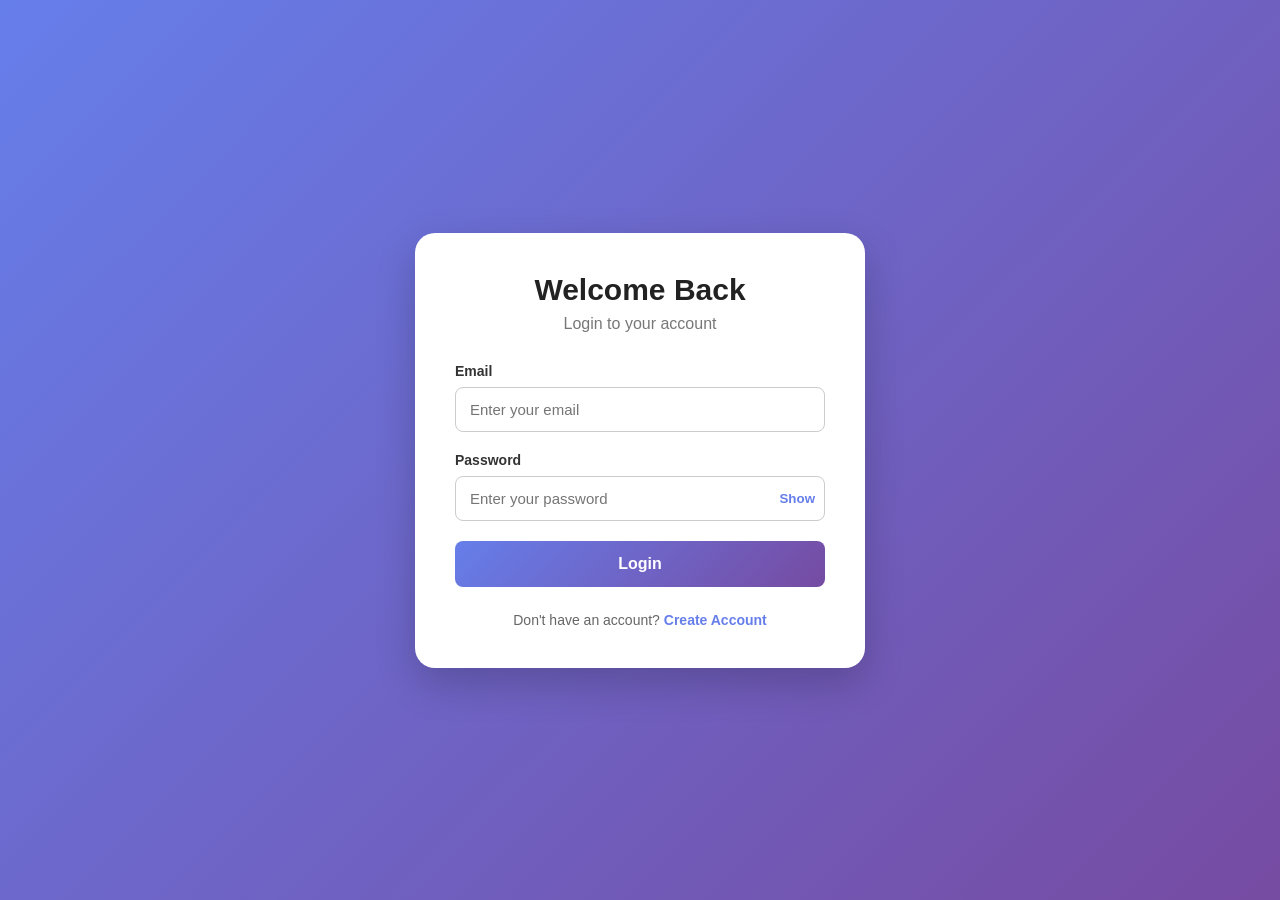
<file: week-1/index.html>
<!DOCTYPE html>
<html lang="en">
<head>
    <meta charset="UTF-8">
    <meta name="viewport" content="width=device-width, initial-scale=1.0">
    <title>Login</title>

    <link rel="stylesheet" href="style.css">
</head>

<body>

    <div class="container">

        <div class="form-box">

            <h1>Welcome Back</h1>
            <p class="subtitle">Login to your account</p>

            <form id="loginForm">

                <!-- Email -->
                <div class="input-group">
                    <label for="loginEmail">Email</label>
                    <input
                        type="email"
                        id="loginEmail"
                        placeholder="Enter your email"
                    >
                    <small id="loginEmailError"></small>
                </div>

                <!-- Password -->
                <div class="input-group">
                    <label for="loginPassword">Password</label>

                    <div class="password-box">
                        <input
                            type="password"
                            id="loginPassword"
                            placeholder="Enter your password"
                        >

                        <button
                            type="button"
                            class="show-btn"
                            onclick="togglePassword('loginPassword', this)"
                        >
                            Show
                        </button>
                    </div>

                    <small id="loginPasswordError"></small>
                </div>

                <!-- Login Button -->
                <button type="submit" class="main-btn">
                    Login
                </button>

            </form>

            <p class="switch-text">
                Don't have an account?
                <a href="signup.html">Create Account</a>
            </p>

        </div>

    </div>

    <script src="script.js"></script>

</body>
</html>
</file>
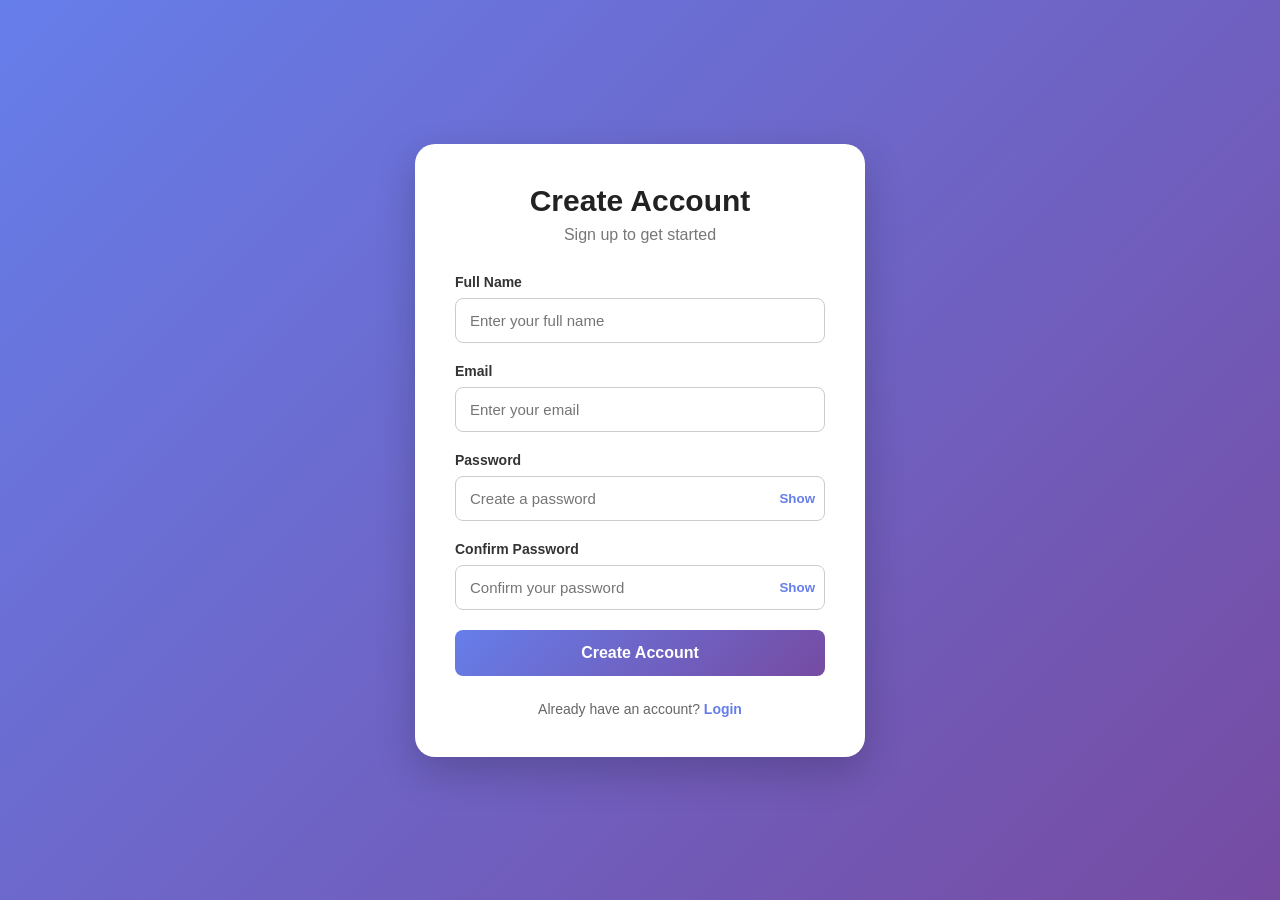
<file: week-1/signup.html>
<!DOCTYPE html>
<html lang="en">
<head>
    <meta charset="UTF-8">
    <meta name="viewport" content="width=device-width, initial-scale=1.0">

    <title>Sign Up</title>

    <link rel="stylesheet" href="style.css">
</head>

<body>

    <div class="container">

        <div class="form-box">

            <h1>Create Account</h1>
            <p class="subtitle">Sign up to get started</p>

            <form id="signupForm">

                <!-- Name -->
                <div class="input-group">
                    <label for="name">Full Name</label>

                    <input
                        type="text"
                        id="name"
                        placeholder="Enter your full name"
                    >

                    <small id="nameError"></small>
                </div>

                <!-- Email -->
                <div class="input-group">
                    <label for="signupEmail">Email</label>

                    <input
                        type="email"
                        id="signupEmail"
                        placeholder="Enter your email"
                    >

                    <small id="signupEmailError"></small>
                </div>

                <!-- Password -->
                <div class="input-group">
                    <label for="signupPassword">Password</label>

                    <div class="password-box">

                        <input
                            type="password"
                            id="signupPassword"
                            placeholder="Create a password"
                        >

                        <button
                            type="button"
                            class="show-btn"
                            onclick="togglePassword('signupPassword', this)"
                        >
                            Show
                        </button>

                    </div>

                    <small id="signupPasswordError"></small>
                </div>

                <!-- Confirm Password -->
                <div class="input-group">

                    <label for="confirmPassword">
                        Confirm Password
                    </label>

                    <div class="password-box">

                        <input
                            type="password"
                            id="confirmPassword"
                            placeholder="Confirm your password"
                        >

                        <button
                            type="button"
                            class="show-btn"
                            onclick="togglePassword('confirmPassword', this)"
                        >
                            Show
                        </button>

                    </div>

                    <small id="confirmPasswordError"></small>

                </div>

                <!-- Sign Up Button -->
                <button type="submit" class="main-btn">
                    Create Account
                </button>

            </form>

            <p class="switch-text">
                Already have an account?
                <a href="index.html">Login</a>
            </p>

        </div>

    </div>

    <script src="script.js"></script>

</body>
</html>
</file>
<file: week-1/style.css>
* {
    margin: 0;
    padding: 0;
    box-sizing: border-box;
}

body {
    font-family: Arial, sans-serif;

    min-height: 100vh;

    display: flex;
    justify-content: center;
    align-items: center;

    background: linear-gradient(
        135deg,
        #667eea,
        #764ba2
    );

    padding: 20px;
}


/* Main Container */

.container {
    width: 100%;
    max-width: 450px;
}


/* Form Box */

.form-box {
    background: white;

    padding: 40px;

    border-radius: 20px;

    box-shadow:
        0 15px 40px rgba(0, 0, 0, 0.2);
}


/* Heading */

h1 {
    text-align: center;

    color: #222;

    margin-bottom: 8px;

    font-size: 30px;
}


/* Subtitle */

.subtitle {
    text-align: center;

    color: #777;

    margin-bottom: 30px;
}


/* Input Group */

.input-group {
    margin-bottom: 20px;
}


/* Labels */

label {
    display: block;

    margin-bottom: 8px;

    font-size: 14px;

    font-weight: bold;

    color: #333;
}


/* Inputs */

input {
    width: 100%;

    padding: 13px 14px;

    border: 1px solid #ccc;

    border-radius: 8px;

    font-size: 15px;

    outline: none;

    transition: 0.3s;
}


input:focus {
    border-color: #667eea;

    box-shadow:
        0 0 0 3px rgba(102, 126, 234, 0.15);
}


/* Password Box */

.password-box {
    position: relative;
}


.password-box input {
    padding-right: 65px;
}


/* Show Button */

.show-btn {
    position: absolute;

    right: 10px;

    top: 50%;

    transform: translateY(-50%);

    border: none;

    background: transparent;

    color: #667eea;

    font-weight: bold;

    cursor: pointer;
}


/* Error Message */

small {
    display: block;

    color: #e63946;

    font-size: 12px;

    margin-top: 6px;
}


/* Main Button */

.main-btn {
    width: 100%;

    padding: 14px;

    border: none;

    border-radius: 8px;

    background: linear-gradient(
        135deg,
        #667eea,
        #764ba2
    );

    color: white;

    font-size: 16px;

    font-weight: bold;

    cursor: pointer;

    transition: 0.3s;
}


.main-btn:hover {
    transform: translateY(-2px);

    box-shadow:
        0 8px 20px rgba(102, 126, 234, 0.3);
}


/* Login / Signup Link */

.switch-text {
    text-align: center;

    margin-top: 25px;

    color: #666;

    font-size: 14px;
}


.switch-text a {
    color: #667eea;

    font-weight: bold;

    text-decoration: none;
}


.switch-text a:hover {
    text-decoration: underline;
}


/* Mobile Responsive */

@media (max-width: 500px) {

    body {
        padding: 15px;
    }

    .form-box {
        padding: 30px 20px;

        border-radius: 15px;
    }

    h1 {
        font-size: 26px;
    }

    input {
        padding: 12px;
    }

    .main-btn {
        padding: 13px;
    }
}
</file>
